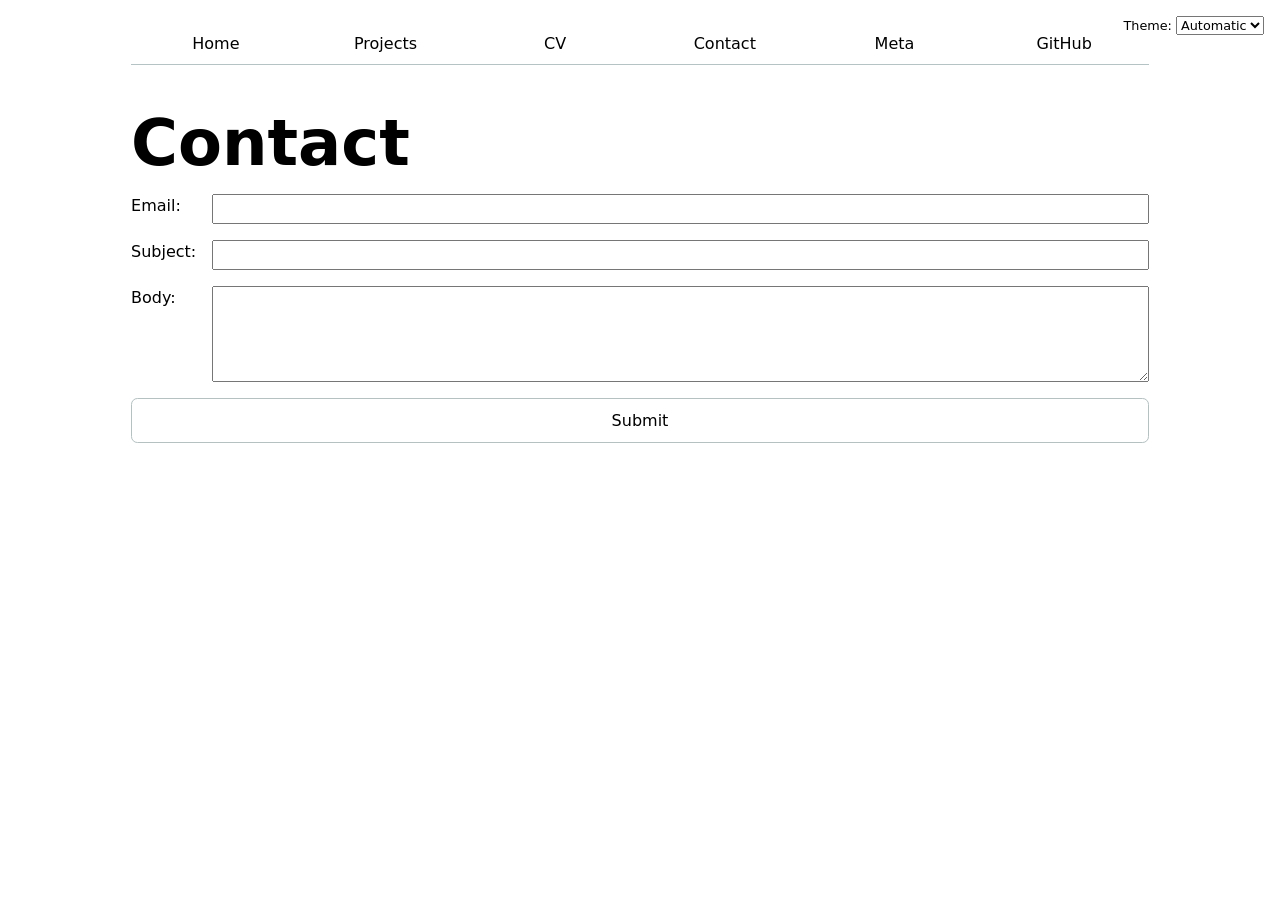
<file: contact/index.html>
<!DOCTYPE html>
<html lang="en">
<head>
  <meta charset="UTF-8">
  <meta name="viewport" content="width=device-width, initial-scale=1.0">
  <link rel="stylesheet" href="../style.css">
  <script type="module" src="../global.js"></script>
  <title>Contact</title>
</head>
<body>
  <h1>Contact</h1>

  <form action="mailto:q2zou@ucsd.edu" method="POST" enctype="text/plain">
    <label>
      Email:
      <input name="email" type="email">
    </label>

    <label>
      Subject:
      <input name="subject">
    </label>

    <label>
      Body:
      <textarea name="body"></textarea>
    </label>

    <button>Submit</button>
  </form>
</body>
</html>
</file>
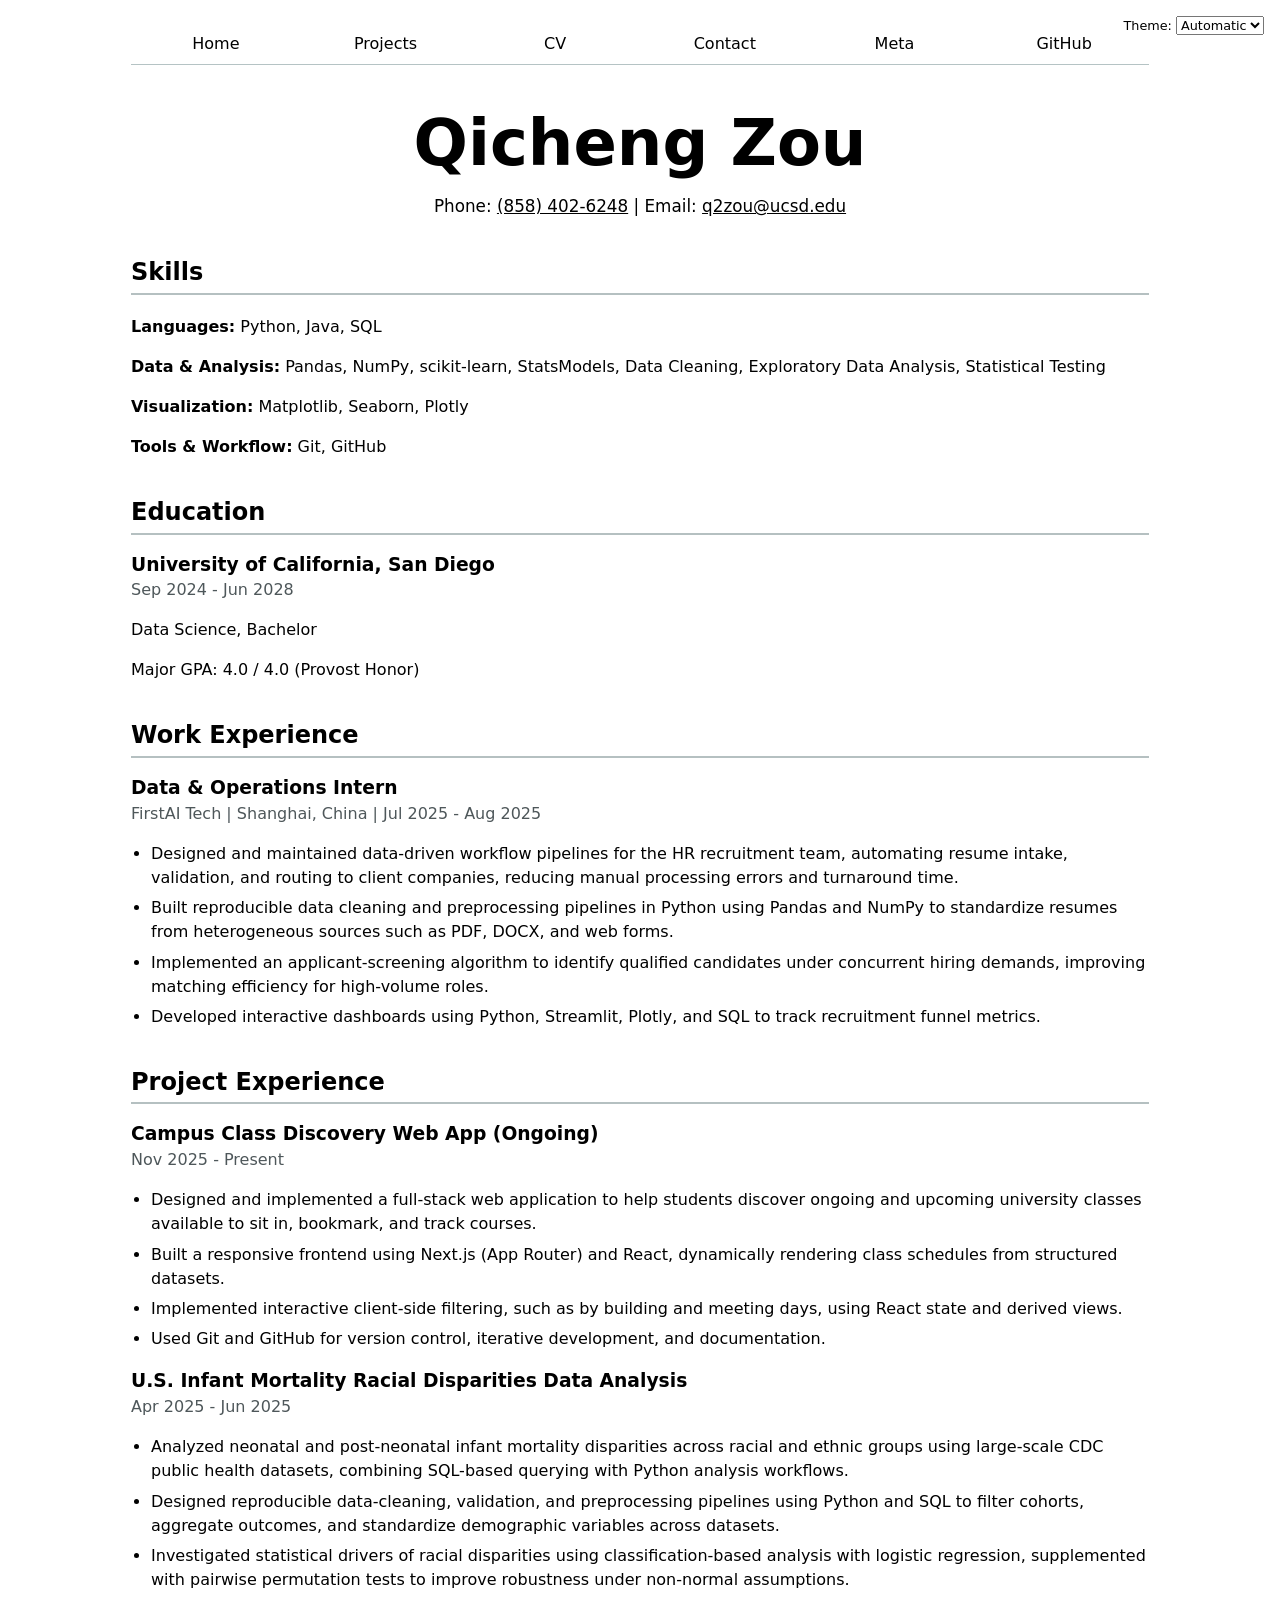
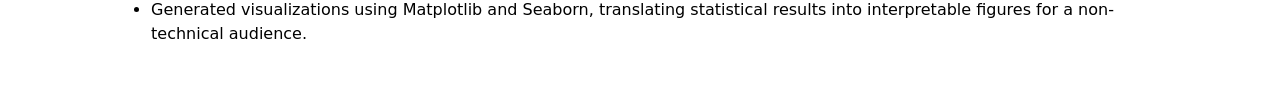
<file: cv/index.html>
<!DOCTYPE html>
<html lang="en">
<head>
    <meta charset="UTF-8">
    <meta name="viewport" content="width=device-width, initial-scale=1.0">
    <link rel="stylesheet" href="../style.css">
    <script type="module" src="../global.js"></script>
    <title>Resume/CV</title>
</head>
<body> 
    <header>
        <h1>Qicheng Zou</h1>
        <p>
            Phone: <a href="tel:+18584026248">(858) 402-6248</a> |
            Email: <a href="mailto:q2zou@ucsd.edu">q2zou@ucsd.edu</a>
        </p>
    </header>

    <section>
        <h2>Skills</h2>
        <article>
            <p><strong>Languages:</strong> Python, Java, SQL</p>
            <p><strong>Data &amp; Analysis:</strong> Pandas, NumPy, scikit-learn, StatsModels, Data Cleaning, Exploratory Data Analysis, Statistical Testing</p>
            <p><strong>Visualization:</strong> Matplotlib, Seaborn, Plotly</p>
            <p><strong>Tools &amp; Workflow:</strong> Git, GitHub</p>
        </article>
    </section>

    <section>
        <h2>Education</h2>
        <article>
            <header>
                <h3>University of California, San Diego</h3>
                <p><time datetime="2024-09">Sep 2024</time> - <time datetime="2028-06">Jun 2028</time></p>
            </header>
            <p>Data Science, Bachelor</p>
            <p>Major GPA: 4.0 / 4.0 (Provost Honor)</p>
        </article>
     </section>

    <section>
        <h2>Work Experience</h2>
        <article>
        <header>
            <h3>Data &amp; Operations Intern</h3>
            <p>FirstAI Tech | Shanghai, China | <time datetime="2025-07">Jul 2025</time> - <time datetime="2025-08">Aug 2025</time></p>
        </header>
        <ul>
            <li>Designed and maintained data-driven workflow pipelines for the HR recruitment team, automating resume intake, validation, and routing to client companies, reducing manual processing errors and turnaround time.</li>
            <li>Built reproducible data cleaning and preprocessing pipelines in Python using Pandas and NumPy to standardize resumes from heterogeneous sources such as PDF, DOCX, and web forms.</li>
            <li>Implemented an applicant-screening algorithm to identify qualified candidates under concurrent hiring demands, improving matching efficiency for high-volume roles.</li>
            <li>Developed interactive dashboards using Python, Streamlit, Plotly, and SQL to track recruitment funnel metrics.</li>
        </ul>
        </article>
    </section>

    <section>
        <h2>Project Experience</h2>

        <article>
        <header>
            <h3>Campus Class Discovery Web App (Ongoing)</h3>
            <p><time datetime="2025-11">Nov 2025</time> - Present</p>
        </header>
        <ul>
            <li>Designed and implemented a full-stack web application to help students discover ongoing and upcoming university classes available to sit in, bookmark, and track courses.</li>
            <li>Built a responsive frontend using Next.js (App Router) and React, dynamically rendering class schedules from structured datasets.</li>
            <li>Implemented interactive client-side filtering, such as by building and meeting days, using React state and derived views.</li>
            <li>Used Git and GitHub for version control, iterative development, and documentation.</li>
        </ul>
        </article>

        <article>
        <header>
            <h3>U.S. Infant Mortality Racial Disparities Data Analysis</h3>
            <p><time datetime="2025-04">Apr 2025</time> - <time datetime="2025-06">Jun 2025</time></p>
        </header>
        <ul>
            <li>Analyzed neonatal and post-neonatal infant mortality disparities across racial and ethnic groups using large-scale CDC public health datasets, combining SQL-based querying with Python analysis workflows.</li>
            <li>Designed reproducible data-cleaning, validation, and preprocessing pipelines using Python and SQL to filter cohorts, aggregate outcomes, and standardize demographic variables across datasets.</li>
            <li>Investigated statistical drivers of racial disparities using classification-based analysis with logistic regression, supplemented with pairwise permutation tests to improve robustness under non-normal assumptions.</li>
            <li>Generated visualizations using Matplotlib and Seaborn, translating statistical results into interpretable figures for a non-technical audience.</li>
        </ul>
        </article>
    </section>

</body>
</html>
</file>
<file: style.css>
html {
  --color-accent: oklch(65% 50% 0);
  accent-color: var(--color-accent);
  color-scheme: light dark;
}
body {
  /* Set line height to 1.5 times the font size
	   and use the OS’s UI font as the website font
	 */
  font: 100%/1.5 system-ui;
  max-width: 100ch;
  margin-inline: auto;
  padding: 1rem;
}

nav {
  display: flex;
  margin-bottom: 1rem;
  --border-color: oklch(50% 10% 200 / 40%);
  border-bottom: 1px solid var(--border-color);
}
nav a {
  flex: 1;
  text-decoration: none;
  color: inherit;
  text-align: center;
  padding: 0.5em;
}
nav a.current {
  border-bottom: 0.4em solid oklch(80% 3% 200);
  border-bottom-color: var(--border-color);
  padding-bottom: 0.1em;
}
nav a:hover {
  border-bottom: 0.4em solid var(--color-accent);
  padding-bottom: 0.1em;
  background-color: color-mix(in oklch, var(--color-accent), canvas 85%);
}
img {
  max-width: 100%;
  height: auto;
}
input,
textarea,
button {
  font: inherit;
}

form {
  display: grid;
  grid-template-columns: auto 1fr;
  gap: 1em;
}

form label {
  display: grid;
  grid-template-columns: subgrid;
  grid-column: 1 / -1;
}

form button {
  grid-column: 1 / -1;
}

button {
  color: canvastext;
  padding: 0.6em 1em;
  border: 1px solid oklch(80% 3% 200);
  border-radius: 0.4em;
  background-color: canvas;
  cursor: pointer;
  transition: all 0.2s ease;
}

button:hover {
  border-color: var(--color-accent);
  background-color: color-mix(in oklch, var(--color-accent), canvas 85%);
}

input,
textarea {
  width: 100%;
  box-sizing: border-box;
}

textarea {
  min-height: 6em;
}

.projects {
  display: grid;
  grid-template-columns: repeat(auto-fill, minmax(15em, 1fr));
  gap: 1em;
}

.projects article {
  display: flex;
  flex-direction: column;
}

.projects article h3 {
  display: flex;
  flex-direction: column;
  justify-content: flex-end;
  min-height: calc(4 * 1.1em);
  max-height: calc(4 * 1.1em);
  overflow: hidden;
  line-height: 1.1;
  margin-block: 0 0.5em;
}

.projects article img {
  width: 100%;
  aspect-ratio: 16 / 9;
  object-fit: cover;
  object-position: center;
}

.projects h2 {
  margin: 0;
}

h1 {
  font-size: 400%;
  margin-bottom: 0.25em;
}

h1, h2, h3, h4, h5, h6 {
  line-height: 1.1;
  text-wrap: balance;
}

section {
  margin-block: 2.5rem;
}

section h2 {
  font-size: 1.5rem;
  border-bottom: 2px solid oklch(80% 3% 200);
  padding-bottom: 0.3em;
  margin-bottom: 1rem;
}

article {
  margin-block: 1.25rem;
}

article header {
  margin-bottom: 0.5rem;
}

article h3 {
  margin-bottom: 0.2rem;
}

article header p {
  margin: 0;
  color: oklch(45% 3% 220);
}

ul {
  padding-left: 1.25rem;
}

li {
  margin-block: 0.4rem;
}

time {
  font-weight: 500;
}

body > header {
  margin-bottom: 2rem;
  text-align: center;
}

body > header p {
  margin: 0.3rem 0 0 0;
  font-size: 1.05rem;
}

body > header a {
  color: inherit;
}

.color-scheme {
  position: absolute;
  top: 1rem;
  right: 1rem;
  font-size: 80%;
}

select {
  font: inherit;
}

.github-section {
  margin-top: 2rem;
}

#profile-stats dl {
  display: grid;
  grid-template-columns: repeat(3, 1fr);
  text-align: center;
  gap: 0.5rem;
}

#profile-stats dt {
  grid-row: 1;
  font-weight: bold;
}

#profile-stats dd {
  grid-row: 2;
  margin: 0;
  font-size: 1.5rem;
}

#projects-pie-plot {
  max-width: 20em;
  overflow: visible;
  flex-shrink: 0;
}

.project-link {
  margin-block: 0.5em 0;
}

.project-year {
  font: Baskerville;
  font-size: 0.9em;
  opacity: 0.6;
  font-variant-numeric: oldstyle-nums;
  align-self: end;
}

.swatch {
  display: inline-block;
  width: 1em;
  height: 1em;
  background: var(--color);
  border-radius: 3px;
}

.legend {
  display: grid;
  grid-template-columns: repeat(auto-fill, minmax(9em, 1fr));
  gap: 0.75em;
  padding: 1em;
  border: 1px solid #ccc;
  margin: 1em 0;
  list-style: none;
  flex: 1;
}

.legend li {
  display: flex;
  align-items: center;
  gap: 0.5em;
}

.legend em {
  font-style: normal;
  opacity: 0.6;
}

.chart-container {
  display: flex;
  align-items: center;
  gap: 2em;
  margin-block: 2em;
}

.searchBar {
  width: 100%;
  max-width: 40em;
  padding: 0.75em 1em;
  margin-block: 1em 2em;
  font: inherit;
  border: 1px solid #ccc;
  border-radius: 0.5em;
}

#projects-pie-plot path {
  cursor: pointer;
  transition: 300ms;
}

#projects-pie-plot:has(path:hover) path:not(:hover) {
  opacity: 0.5;
}

.selected {
  --color: oklch(60% 45% 0) !important;
}

.selected:is(path) {
  fill: var(--color);
}

.stats {
  display: grid;
  grid-template-columns: repeat(5, 1fr);
  text-align: center;
  gap: 0.5rem;
  margin-block: 2rem;
}

.stats dt {
  grid-row: 1;
  font-weight: bold;
}

.stats dd {
  grid-row: 2;
  margin: 0;
  font-size: 1.5rem;
}

.gridlines line {
  stroke: lightgray;
  stroke-opacity: 0.3;
  shape-rendering: crispEdges;
}

.gridlines path {
  stroke: none;
}

dl.info {
  display: grid;
  grid-template-columns: auto 1fr;
  gap: 0.2em 1em;

  margin: 0;
  padding: 1em;

  background: rgba(255, 255, 255, 0.85);
  color: black;

  border-radius: 0.5em;
  box-shadow: 0 4px 12px rgba(0, 0, 0, 0.15);

  backdrop-filter: blur(6px);

  transition-duration: 500ms;
  transition-property: opacity, visibility;
}

dl.info dt {
  font-weight: bold;
}

dl.info dd {
  margin: 0;
}

.tooltip {
  position: fixed;
  top: 1em;
  left: 1em;
  z-index: 1000;
}

dl.info[hidden]:not(:hover, :focus-within) {
  opacity: 0;
  visibility: hidden;
}

circle {
  transition: all 200ms, r calc(var(--r) * 100ms);
  transform-origin: center;
  transform-box: fill-box;

  @starting-style {
    r: 0;
  }
}

circle:hover {
  transform: scale(1.5);
}

circle.selected {
  fill: #ff6b6b;
}

@keyframes marching-ants {
  to {
    stroke-dashoffset: -8;
  }
}

.selection {
  fill-opacity: 0.1;
  stroke: black;
  stroke-opacity: 0.7;
  stroke-dasharray: 5 3;
  animation: marching-ants 2s linear infinite;
}

#files {
  display: grid;
  grid-template-columns: 1fr 4fr;
}

#files > div {
  grid-column: 1 / -1;
  display: grid;
  grid-template-columns: subgrid;
}

#files dt {
  grid-column: 1;
}

#files dd {
  grid-column: 2;
  display: flex;
  flex-wrap: wrap;
  align-items: start;
  align-content: start;
  gap: 0.15em;
  padding-top: 0.6em;
  margin-left: 0;
}

#files small {
  display: block;
  opacity: 0.7;
  font-size: 0.8em;
}

.files-mini small {
  display: block;
  opacity: 0.7;
  font-size: 0.8em;
}

.loc {
  display: flex;
  width: 0.5em;
  aspect-ratio: 1;
  background: var(--color);
  border-radius: 50%;
}

#scrolly-1 {
  position: relative;
  display: flex;
  gap: 0.5rem;
}

#scrolly-1 > * {
  flex: 1;
}

#scatter-story {
  position: relative;
}

#scatter-plot {
  position: sticky;
  top: 0;
  left: 0;
  bottom: auto;
  height: 50vh;
}

.step,
.file-step {
  /* min-height: 45vh; */
  padding-block: 0.08rem;
  line-height: 1.15;
  margin-block: 0.25rem;
}

.step p {
  margin: 0 0 0.25rem 0;
}

.files-mini,
#files {
  display: grid;
  grid-template-columns: 1fr 4fr;
}

.files-mini > div,
#files > div {
  grid-column: 1 / -1;
  display: grid;
  grid-template-columns: subgrid;
}

.files-mini dt,
#files dt {
  grid-column: 1;
}

.files-mini dd,
#files dd {
  grid-column: 2;
  display: flex;
  flex-wrap: wrap;
  align-items: start;
  align-content: start;
  gap: 0.15em;
  padding-top: 0.6em;
  margin-left: 0;
}

.files-mini .loc {
  width: 0.35em;
}

/* Make the scrolly step headings (e.g., "Files so far") match regular slide text size */
.step h3 {
  font-size: 1rem;
  font-weight: 600;
  margin-block-start: 0.25em;
  margin-block-end: 0.15em;
}

.files-label {
  font-size: 1rem;
  font-weight: 600;
  margin: 0.4rem 0 0.15rem;
}

/* Reduce font sizes for selection info and language breakdown in the scatter plot */
#scatter-plot #selection-count {
  font-size: 0.95rem;
  margin: 0.5rem 0;
  font-weight: 500;
  text-align: left;
}

#language-breakdown {
  display: block;
  margin: 0.5rem 0;
}

/* Layout language breakdown items horizontally */
#language-breakdown {
  display: flex;
  flex-wrap: wrap;
  gap: 1rem 2rem;
  align-items: flex-start;
}

.language-item {
  display: flex;
  flex-direction: column;
  gap: 0.1rem;
}

.language-item dt {
  font-weight: 600;
  font-size: 0.95rem;
}

.language-item dd {
  font-size: 0.95rem;
  margin: 0;
}

#files > div {
  will-change: transform;
}
</file>
